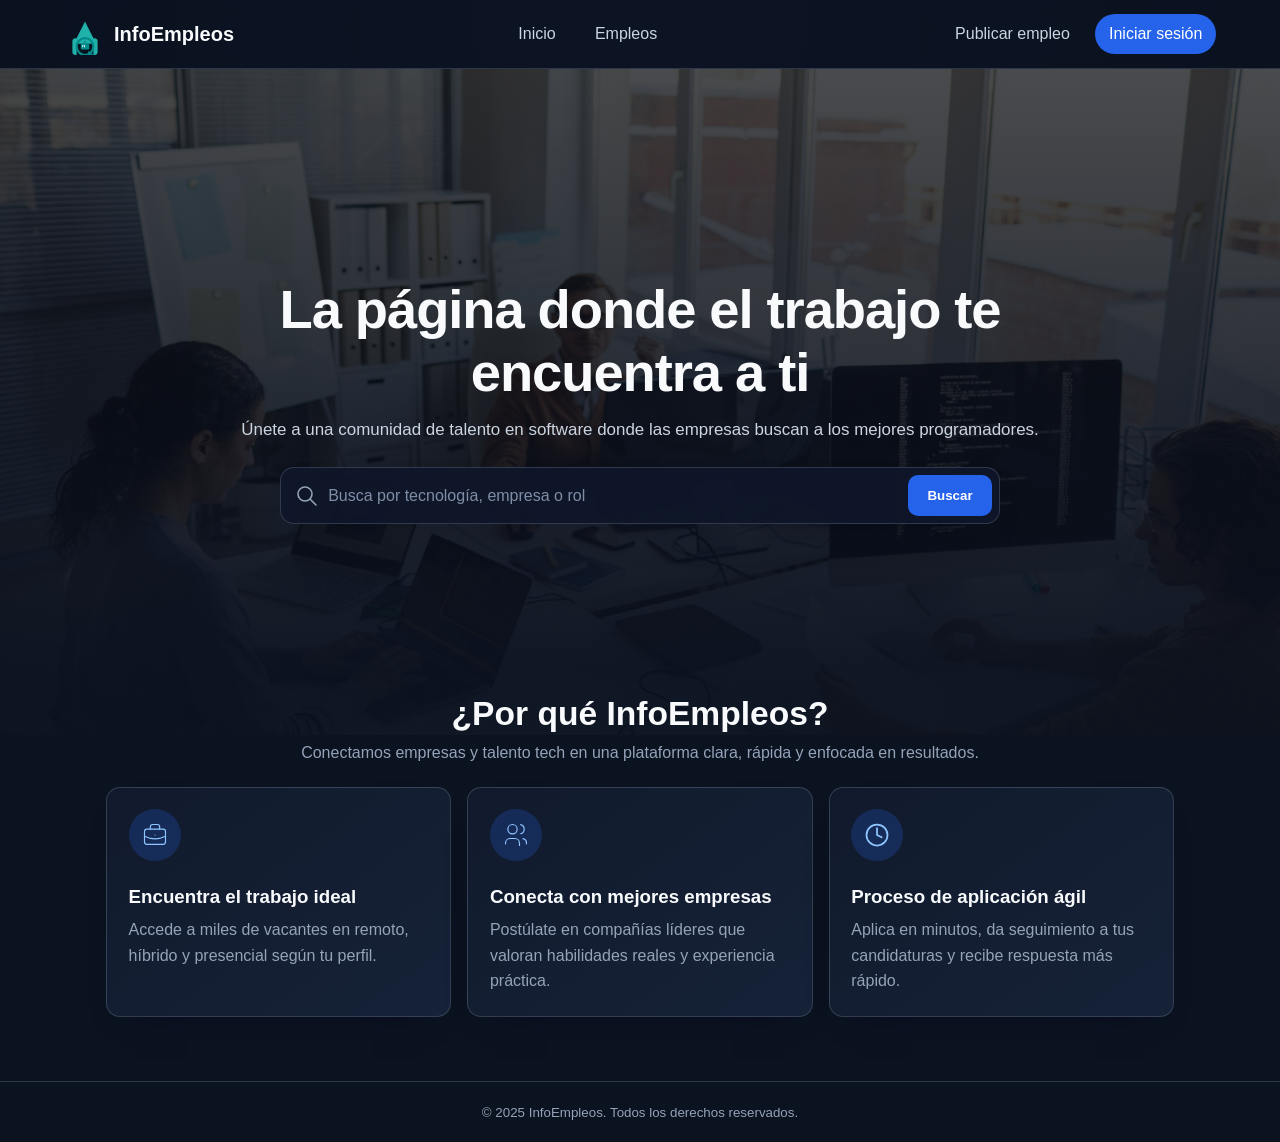
<file: Proyecto pagina/index.html>
<!DOCTYPE html>
<html lang="es">
<head>
  <meta charset="UTF-8" />
  <meta name="viewport" content="width=device-width, initial-scale=1.0" />
  <meta name="description" content="Encuentra las mejores ofertas de trabajo adaptadas a ti" />
  <title>InfoEmpleos - Inicio</title>
  <link rel="stylesheet" href="./style.css" />
</head>
<body>
  <header class="site-header">
    <h2 class="brand">
      <svg width="100" height="100" viewBox="0 0 150 110" fill="none" xmlns="http://www.w3.org/2000/svg" aria-hidden="true">
        <path d="M75 10L115 90H35L75 10Z" fill="#20B2AA"/>
        <path d="M40 70C35 70 30 75 30 80V120C30 125 35 130 40 130H45V70H40Z" fill="#20B2AA"/>
        <path d="M110 70C115 70 120 75 120 80V120C120 125 115 130 110 130H105V70H110Z" fill="#20B2AA"/>
        <circle cx="75" cy="100" r="30" stroke="#008B8B" stroke-width="8"/>
        <rect x="90" y="115" width="35" height="8" rx="4" transform="rotate(45 90 115)" fill="#008B8B"/>
        <rect x="60" y="90" width="30" height="20" rx="3" fill="#008B8B"/>
        <path d="M70 85L80 85C80 82 77 80 75 80C73 80 70 82 70 85Z" fill="#008B8B"/>
        <path d="M65 95L65 102L68 102L68 97L72 97L72 102L75 102L75 95L65 95Z" fill="white"/>
      </svg>
      InfoEmpleos
    </h2>

    <nav>
      <a href="index.html">Inicio</a>
      <a href="empleos.html">Empleos</a>
    </nav>

    <div class="header-actions">
      <a href="">Publicar empleo</a>
      <a href="">Iniciar sesión</a>
    </div>
  </header>

  <main>
    <section class="hero">
      <img src="./vista-angulo-alto-equipo-desarrollo-software-diverso-que-usa-computadoras-escribe-codigo-mientras-colabora-proyecto-oficina-moderna-espacio-copia.jpg" alt="Equipo de desarrollo de software trabajando en oficina" />
      <div class="hero-content">
        <h1>La página donde el trabajo te encuentra a ti</h1>
        <p>Únete a una comunidad de talento en software donde las empresas buscan a los mejores programadores.</p>
        <form role="search" aria-label="Buscar empleos o empresas">
          <div class="search-box">
            <span aria-hidden="true">
              <svg xmlns="http://www.w3.org/2000/svg" width="24" height="24" viewBox="0 0 24 24" fill="none" stroke="currentColor" stroke-width="1.6" stroke-linecap="round" stroke-linejoin="round"><path stroke="none" d="M0 0h24v24H0z" fill="none"/><path d="M10 10m-7 0a7 7 0 1 0 14 0a7 7 0 1 0 -14 0" /><path d="M21 21l-6 -6" /></svg>
            </span>
            <input type="text" placeholder="Busca por tecnología, empresa o rol" />
            <button type="submit">Buscar</button>
          </div>
        </form>
      </div>
    </section>

    <section class="features">
      <header>
        <h2>¿Por qué InfoEmpleos?</h2>
        <p>Conectamos empresas y talento tech en una plataforma clara, rápida y enfocada en resultados.</p>
      </header>

      <div class="feature-grid">
        <article>
          <svg xmlns="http://www.w3.org/2000/svg" width="24" height="24" viewBox="0 0 24 24" fill="none" stroke="currentColor" stroke-width="1" stroke-linecap="round" stroke-linejoin="round"><path stroke="none" d="M0 0h24v24H0z" fill="none"/><path d="M3 7m0 2a2 2 0 0 1 2 -2h14a2 2 0 0 1 2 2v9a2 2 0 0 1 -2 2h-14a2 2 0 0 1 -2 -2z" /><path d="M8 7v-2a2 2 0 0 1 2 -2h4a2 2 0 0 1 2 2v2" /><path d="M12 12l0 .01" /><path d="M3 13a20 20 0 0 0 18 0" /></svg>
          <h3>Encuentra el trabajo ideal</h3>
          <p>Accede a miles de vacantes en remoto, híbrido y presencial según tu perfil.</p>
        </article>

        <article>
          <svg xmlns="http://www.w3.org/2000/svg" width="24" height="24" viewBox="0 0 24 24" fill="none" stroke="currentColor" stroke-width="1" stroke-linecap="round" stroke-linejoin="round"><path stroke="none" d="M0 0h24v24H0z" fill="none"/><path d="M9 7m-4 0a4 4 0 1 0 8 0a4 4 0 1 0 -8 0" /><path d="M3 21v-2a4 4 0 0 1 4 -4h4a4 4 0 0 1 4 4v2" /><path d="M16 3.13a4 4 0 0 1 0 7.75" /><path d="M21 21v-2a4 4 0 0 0 -3 -3.85" /></svg>
          <h3>Conecta con mejores empresas</h3>
          <p>Postúlate en compañías líderes que valoran habilidades reales y experiencia práctica.</p>
        </article>

        <article>
          <svg xmlns="http://www.w3.org/2000/svg" width="24" height="24" viewBox="0 0 24 24" fill="none" stroke="currentColor" stroke-width="1.5" stroke-linecap="round" stroke-linejoin="round"><path d="M12 6v6l4 2"/><circle cx="12" cy="12" r="9"/></svg>
          <h3>Proceso de aplicación ágil</h3>
          <p>Aplica en minutos, da seguimiento a tus candidaturas y recibe respuesta más rápido.</p>
        </article>
      </div>
    </section>
  </main>

  <footer class="site-footer">
    <small>&copy; 2025 InfoEmpleos. Todos los derechos reservados.</small>
  </footer>
</body>
</html>
</file>
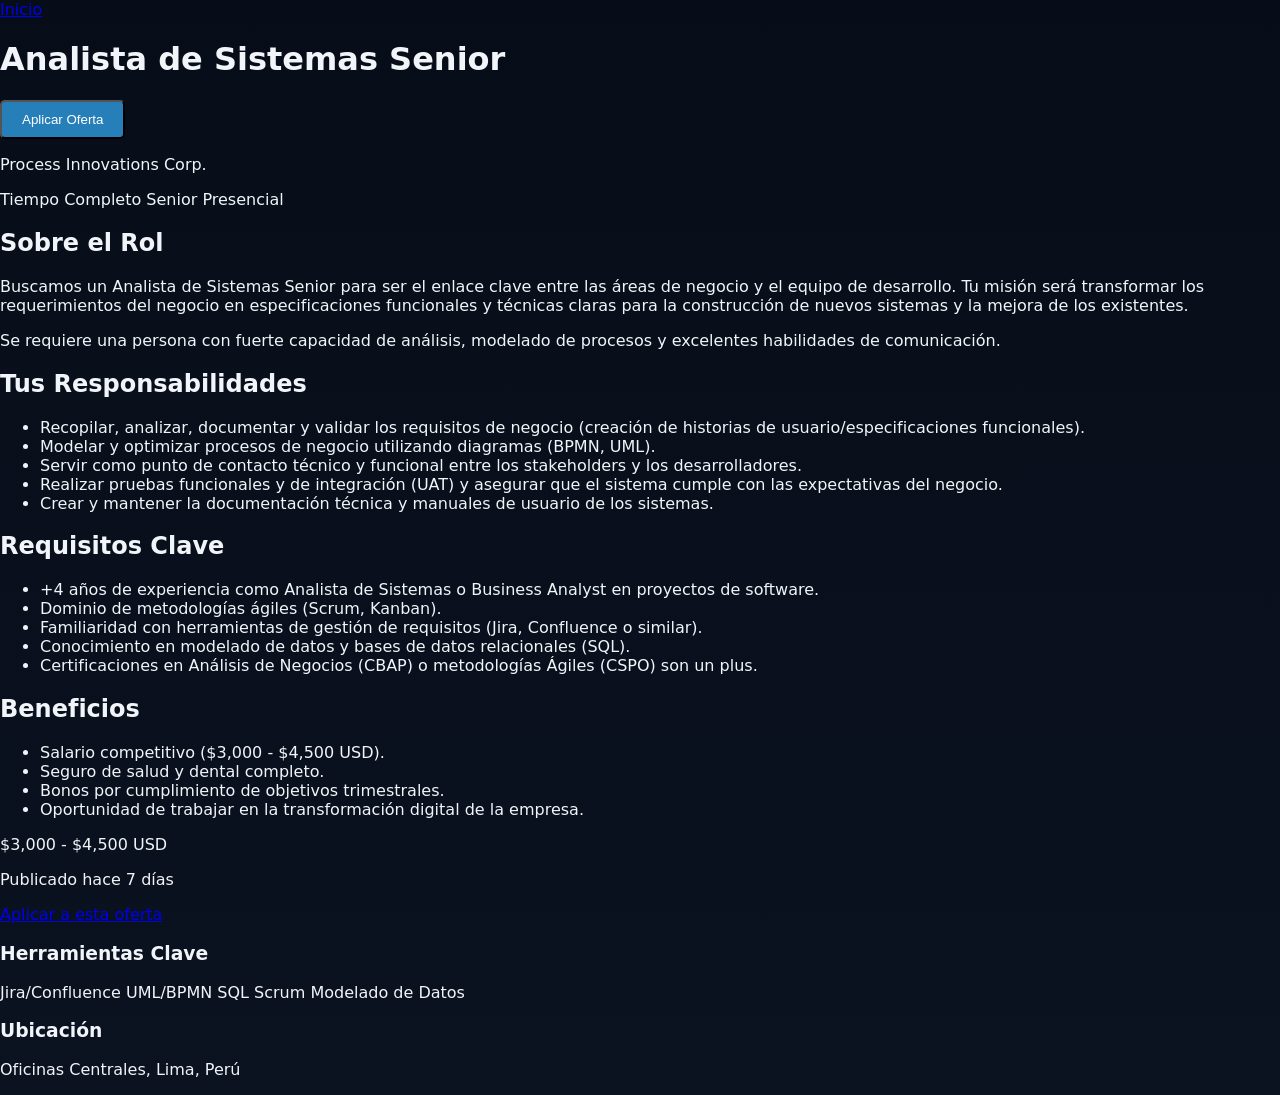
<file: Proyecto pagina/Analista de Sistemas.html>
<!DOCTYPE html>
<html lang="es">
<head>
    <meta charset="UTF-8">
    <meta name="viewport" content="width=device-width, initial-scale=1.0">
    <title>Oferta Laboral: Analista de Sistemas Senior</title>
    <nav>
        <a href= "index.html">Inicio</a>
    </nav>
    <link rel = "stylesheet" href="./style2.css"/>
    <script defer src="./script.js"></script>
</head>
<body>

    <div class="container">
        
        <header class="job-header-full">
            <div class="header-content">
                <h1>Analista de Sistemas Senior</h1>
                <button class="button-apply-job" style="background-color: #267fb9; color: white; padding: 10px 20px; border-radius: 5px;"> Aplicar Oferta</button>
                <p class="company-name">Process Innovations Corp.</p>
                <div class="tags">
                    <span class="tag">Tiempo Completo</span>
                    <span class="tag">Senior</span>
                    <span class="tag">Presencial</span>
                </div>
            </div>
        </header>

        <div class="two-column-layout"> 
            
            <main class="job-description-main">
                
                <section class="section-role">
                    <h2>Sobre el Rol</h2>
                    <p>Buscamos un Analista de Sistemas Senior para ser el enlace clave entre las áreas de negocio y el equipo de desarrollo. Tu misión será transformar los requerimientos del negocio en especificaciones funcionales y técnicas claras para la construcción de nuevos sistemas y la mejora de los existentes.</p>
                    <p>Se requiere una persona con fuerte capacidad de análisis, modelado de procesos y excelentes habilidades de comunicación.</p>
                </section>

                <section class="section-responsibilities">
                    <h2>Tus Responsabilidades</h2>
                    <ul>
                        <li>Recopilar, analizar, documentar y validar los requisitos de negocio (creación de historias de usuario/especificaciones funcionales).</li>
                        <li>Modelar y optimizar procesos de negocio utilizando diagramas (BPMN, UML).</li>
                        <li>Servir como punto de contacto técnico y funcional entre los stakeholders y los desarrolladores.</li>
                        <li>Realizar pruebas funcionales y de integración (UAT) y asegurar que el sistema cumple con las expectativas del negocio.</li>
                        <li>Crear y mantener la documentación técnica y manuales de usuario de los sistemas.</li>
                    </ul>
                </section>

                <section class="section-requirements">
                    <h2>Requisitos Clave</h2>
                    <ul>
                        <li>+4 años de experiencia como Analista de Sistemas o Business Analyst en proyectos de software.</li>
                        <li>Dominio de metodologías ágiles (Scrum, Kanban).</li>
                        <li>Familiaridad con herramientas de gestión de requisitos (Jira, Confluence o similar).</li>
                        <li>Conocimiento en modelado de datos y bases de datos relacionales (SQL).</li>
                        <li>Certificaciones en Análisis de Negocios (CBAP) o metodologías Ágiles (CSPO) son un plus.</li>
                    </ul>
                </section>

                <section class="section-benefits">
                    <h2>Beneficios</h2>
                    <ul>
                        <li>Salario competitivo ($3,000 - $4,500 USD).</li>
                        <li>Seguro de salud y dental completo.</li>
                        <li>Bonos por cumplimiento de objetivos trimestrales.</li>
                        <li>Oportunidad de trabajar en la transformación digital de la empresa.</li>
                    </ul>
                </section>

            </main>

            <aside class="job-sidebar-action">
                
                <div class="card-apply">
                    <p class="salary-range">$3,000 - $4,500 USD</p>
                    <p class="posted-date">Publicado hace 7 días</p>
                    
                    <a href="/aplicar" class="btn-apply-main">Aplicar a esta oferta</a>
                </div>

                <div class="card-tech-stack">
                    <h3>Herramientas Clave</h3>
                    <div class="tech-stack-list">
                        <span class="tech-pill">Jira/Confluence</span>
                        <span class="tech-pill">UML/BPMN</span>
                        <span class="tech-pill">SQL</span>
                        <span class="tech-pill">Scrum</span>
                        <span class="tech-pill">Modelado de Datos</span>
                    </div>
                </div>

                <div class="card-location">
                    <h3>Ubicación</h3>
                    <p>Oficinas Centrales, Lima, Perú</p>
                </div>

            </aside>
            
        </div> </div> </body>
</html>
</file>
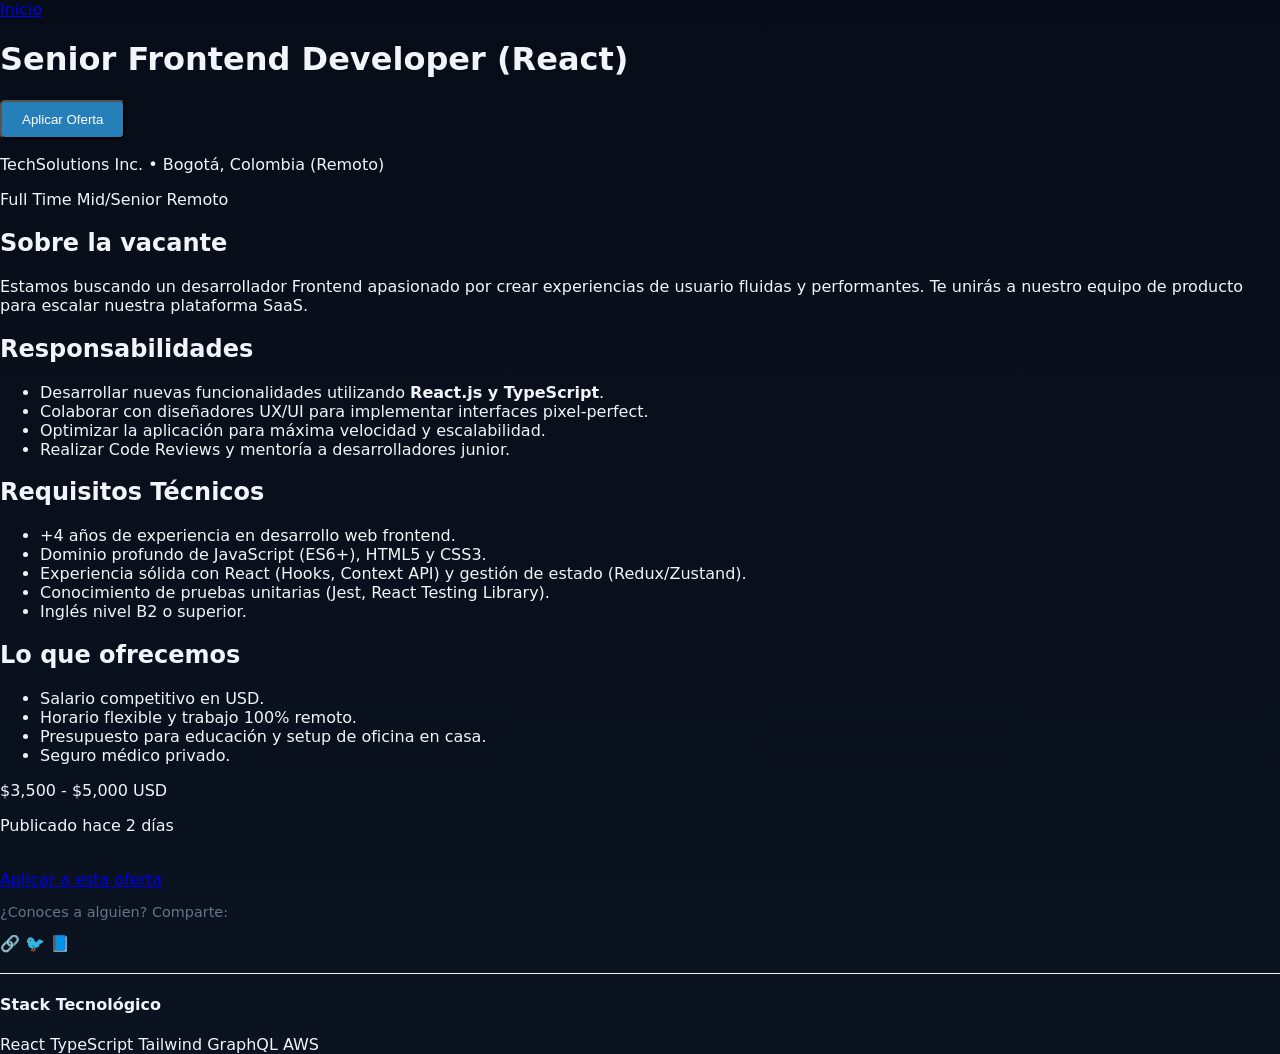
<file: Proyecto pagina/Desarrollador de Software.html>
<!DOCTYPE html>
<html lang="es">
<head>
    <meta charset="UTF-8">
    <meta name="viewport" content="width=device-width, initial-scale=1.0">
    <title>Oferta: Senior Frontend Developer</title>
    <nav>
        <a href= "index.html">Inicio</a>
        
    </nav>
    <link rel = "stylesheet" href="./style2.css"/>
<script defer src="./script.js"></script>
    
   
</head>
<body>

    <div class="container">
        
        <header class="job-header">
            <div class="header-content">
                <h1>Senior Frontend Developer (React)</h1>
                <button class="button-apply-job" style="background-color: #267fb9; color: white; padding: 10px 20px; border-radius: 5px;"> Aplicar Oferta</button>
 
                <p class="company-name">TechSolutions Inc. &bull; Bogotá, Colombia (Remoto)</p>
                <div class="tags">
                    <span class="tag">Full Time</span>
                    <span class="tag">Mid/Senior</span>
                    <span class="tag">Remoto</span>
                </div>
            </div>
            </header>

 
        <main class="job-description">
            <h2>Sobre la vacante</h2>
            <p>Estamos buscando un desarrollador Frontend apasionado por crear experiencias de usuario fluidas y performantes. Te unirás a nuestro equipo de producto para escalar nuestra plataforma SaaS.</p>

            <h2>Responsabilidades</h2>
            <ul>
                <li>Desarrollar nuevas funcionalidades utilizando <strong>React.js y TypeScript</strong>.</li>
                <li>Colaborar con diseñadores UX/UI para implementar interfaces pixel-perfect.</li>
                <li>Optimizar la aplicación para máxima velocidad y escalabilidad.</li>
                <li>Realizar Code Reviews y mentoría a desarrolladores junior.</li>
            </ul>

            <h2>Requisitos Técnicos</h2>
            <ul>
                <li>+4 años de experiencia en desarrollo web frontend.</li>
                <li>Dominio profundo de JavaScript (ES6+), HTML5 y CSS3.</li>
                <li>Experiencia sólida con React (Hooks, Context API) y gestión de estado (Redux/Zustand).</li>
                <li>Conocimiento de pruebas unitarias (Jest, React Testing Library).</li>
                <li>Inglés nivel B2 o superior.</li>
            </ul>

            <h2>Lo que ofrecemos</h2>
            <ul>
                <li>Salario competitivo en USD.</li>
                <li>Horario flexible y trabajo 100% remoto.</li>
                <li>Presupuesto para educación y setup de oficina en casa.</li>
                <li>Seguro médico privado.</li>
            </ul>
        </main>

        <aside class="sidebar">
            <div class="apply-card">
                <div class="salary-range">$3,500 - $5,000 USD</div>
                <p class="posted-date">Publicado hace 2 días</p>
                <br>
                <a href="#" class="btn-apply">Aplicar a esta oferta</a>
                <p style="font-size: 0.9rem; color: #64748b;">¿Conoces a alguien? Comparte:</p>
                <div style="margin-top:10px;">🔗 🐦 📘</div>

                <hr style="margin: 20px 0; border: 0; border-top: 1px solid #eee;">
                
                <h4>Stack Tecnológico</h4>
                <div class="tech-stack">
                    <span class="tech-pill">React</span>
                    <span class="tech-pill">TypeScript</span>
                    <span class="tech-pill">Tailwind</span>
                    <span class="tech-pill">GraphQL</span>
                    <span class="tech-pill">AWS</span>
                </div>
            </div>
        </aside>

    </div>

</body>
</html>
</file>
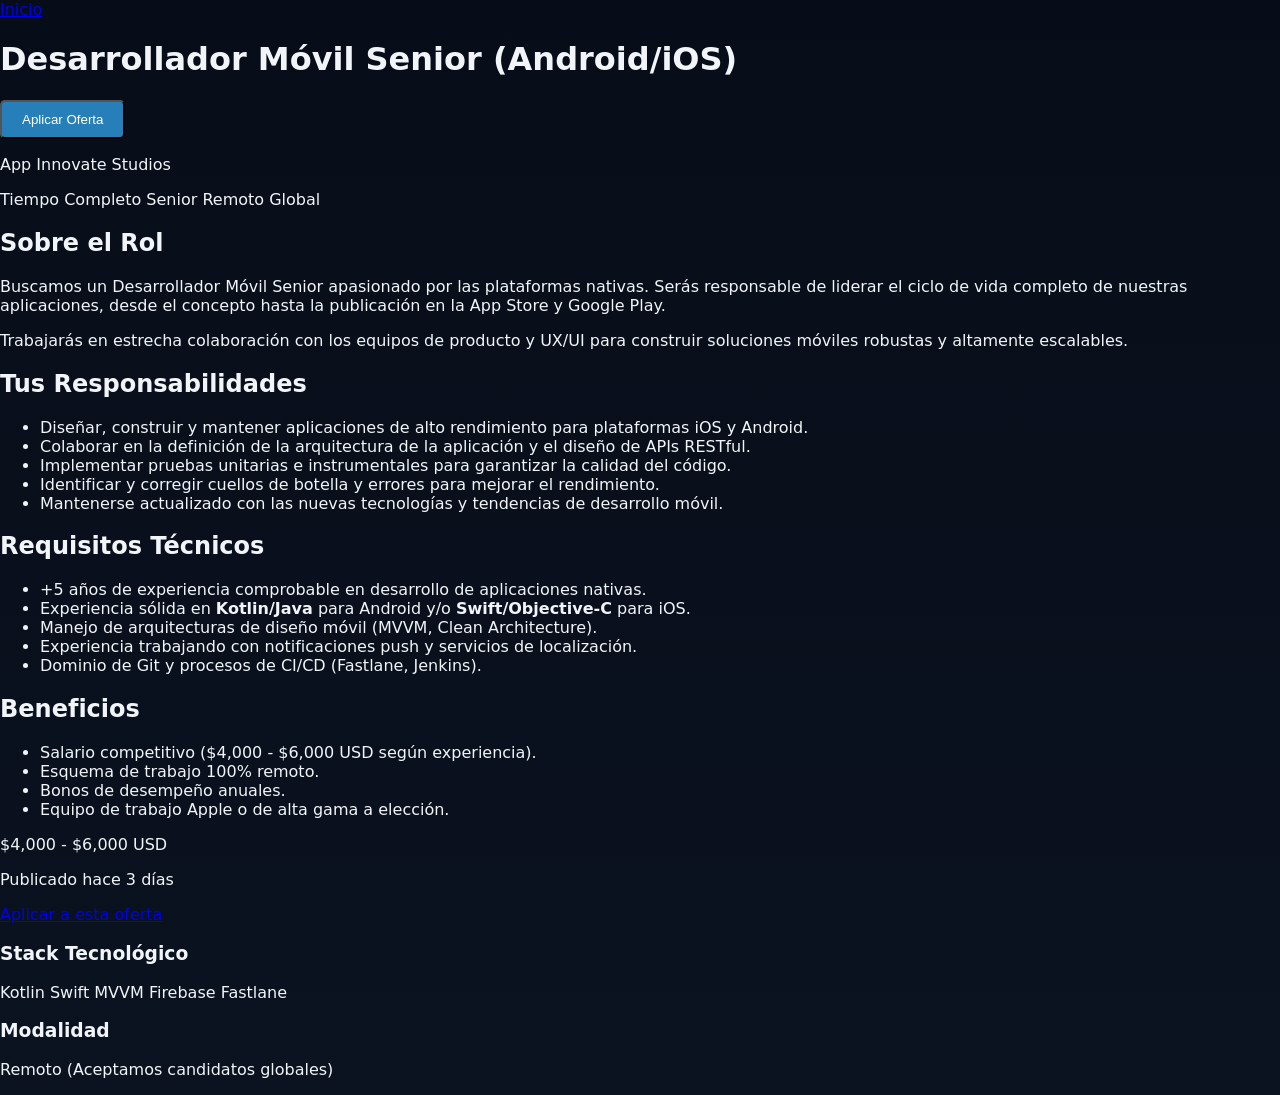
<file: Proyecto pagina/Desarrollador Movil.html>
<!DOCTYPE html>
<html lang="es">
<head>
    <meta charset="UTF-8">
    <meta name="viewport" content="width=device-width, initial-scale=1.0">
    <title>Oferta Laboral: Desarrollador Móvil Senior</title>
    <nav>
        <a href= "index.html">Inicio</a>
    </nav>
    <link rel = "stylesheet" href="./style2.css"/>
    <script defer src="./script.js"></script>
</head>
<body>

    <div class="container">
        
        <header class="job-header-full">
            <div class="header-content">
                <h1>Desarrollador Móvil Senior (Android/iOS)</h1>
                <button class="button-apply-job" style="background-color: #267fb9; color: white; padding: 10px 20px; border-radius: 5px;"> Aplicar Oferta</button>
                <p class="company-name">App Innovate Studios</p>
                <div class="tags">
                    <span class="tag">Tiempo Completo</span>
                    <span class="tag">Senior</span>
                    <span class="tag">Remoto Global</span>
                </div>
            </div>
        </header>

        <div class="two-column-layout"> 
            
            <main class="job-description-main">
                
                <section class="section-role">
                    <h2>Sobre el Rol</h2>
                    <p>Buscamos un Desarrollador Móvil Senior apasionado por las plataformas nativas. Serás responsable de liderar el ciclo de vida completo de nuestras aplicaciones, desde el concepto hasta la publicación en la App Store y Google Play.</p>
                    <p>Trabajarás en estrecha colaboración con los equipos de producto y UX/UI para construir soluciones móviles robustas y altamente escalables.</p>
                </section>

                <section class="section-responsibilities">
                    <h2>Tus Responsabilidades</h2>
                    <ul>
                        <li>Diseñar, construir y mantener aplicaciones de alto rendimiento para plataformas iOS y Android.</li>
                        <li>Colaborar en la definición de la arquitectura de la aplicación y el diseño de APIs RESTful.</li>
                        <li>Implementar pruebas unitarias e instrumentales para garantizar la calidad del código.</li>
                        <li>Identificar y corregir cuellos de botella y errores para mejorar el rendimiento.</li>
                        <li>Mantenerse actualizado con las nuevas tecnologías y tendencias de desarrollo móvil.</li>
                    </ul>
                </section>

                <section class="section-requirements">
                    <h2>Requisitos Técnicos</h2>
                    <ul>
                        <li>+5 años de experiencia comprobable en desarrollo de aplicaciones nativas.</li>
                        <li>Experiencia sólida en <strong>Kotlin/Java</strong> para Android y/o <strong>Swift/Objective-C</strong> para iOS.</li>
                        <li>Manejo de arquitecturas de diseño móvil (MVVM, Clean Architecture).</li>
                        <li>Experiencia trabajando con notificaciones push y servicios de localización.</li>
                        <li>Dominio de Git y procesos de CI/CD (Fastlane, Jenkins).</li>
                    </ul>
                </section>

                <section class="section-benefits">
                    <h2>Beneficios</h2>
                    <ul>
                        <li>Salario competitivo ($4,000 - $6,000 USD según experiencia).</li>
                        <li>Esquema de trabajo 100% remoto.</li>
                        <li>Bonos de desempeño anuales.</li>
                        <li>Equipo de trabajo Apple o de alta gama a elección.</li>
                    </ul>
                </section>

            </main>

            <aside class="job-sidebar-action">
                
                <div class="card-apply">
                    <p class="salary-range">$4,000 - $6,000 USD</p>
                    <p class="posted-date">Publicado hace 3 días</p>
                    
                    <a href="/aplicar" class="btn-apply-main">Aplicar a esta oferta</a>
                </div>

                <div class="card-tech-stack">
                    <h3>Stack Tecnológico</h3>
                    <div class="tech-stack-list">
                        <span class="tech-pill">Kotlin</span>
                        <span class="tech-pill">Swift</span>
                        <span class="tech-pill">MVVM</span>
                        <span class="tech-pill">Firebase</span>
                        <span class="tech-pill">Fastlane</span>
                    </div>
                </div>

                <div class="card-location">
                    <h3>Modalidad</h3>
                    <p>Remoto (Aceptamos candidatos globales)</p>
                </div>

            </aside>
            
        </div> </div> </body>
</html>
</file>
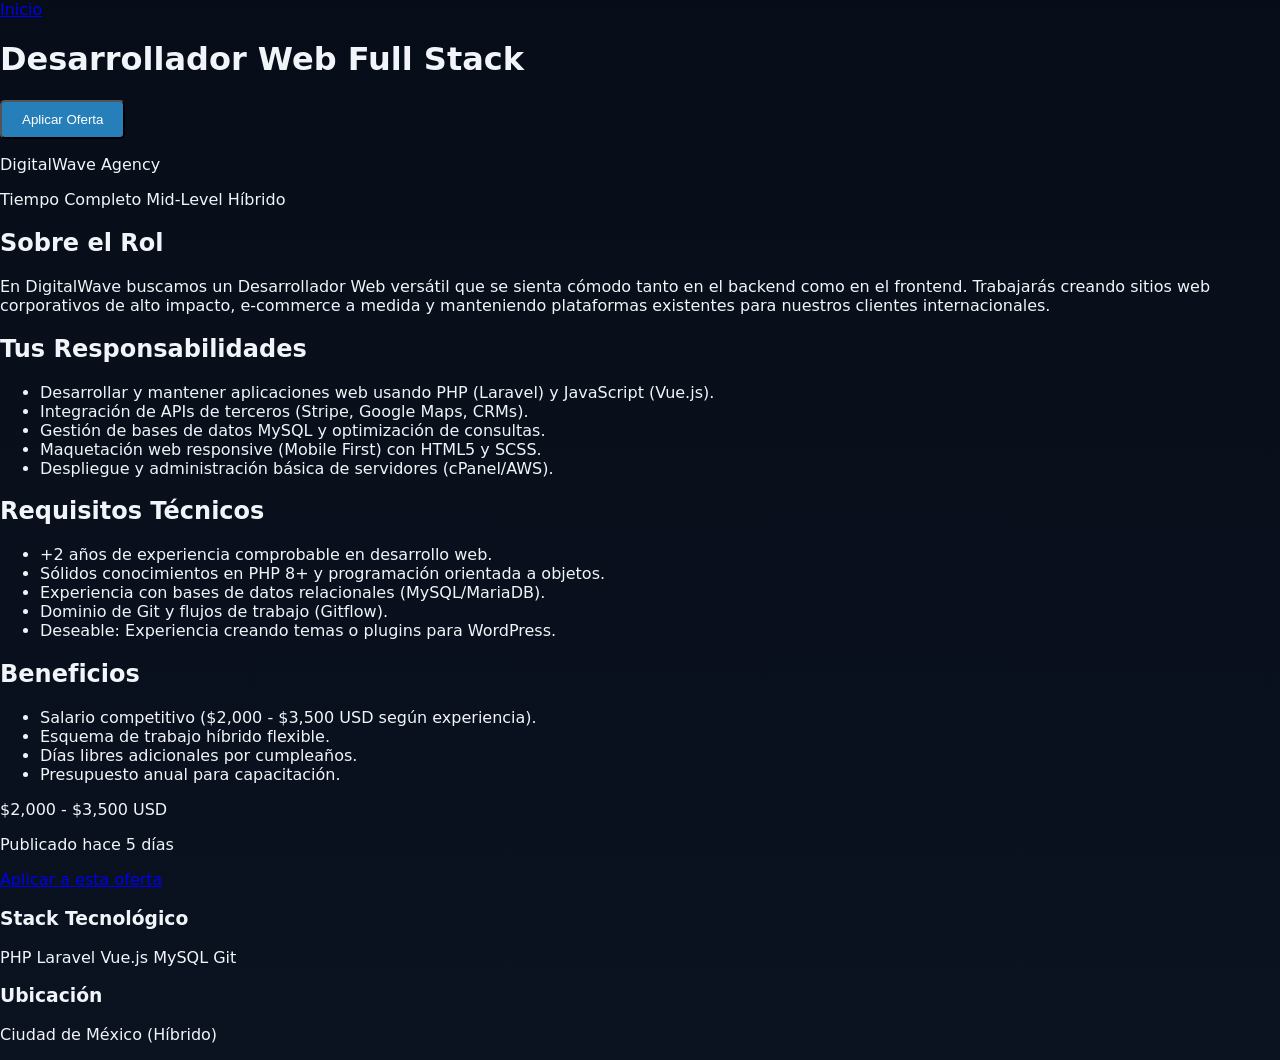
<file: Proyecto pagina/Desarrollador Web.html>
<!DOCTYPE html>
<html lang="es">
<head>
    <meta charset="UTF-8">
    <meta name="viewport" content="width=device-width, initial-scale=1.0">
    <title>Oferta Laboral: Desarrollador Web Full Stack</title>
    <nav>
        <a href= "index.html">Inicio</a>
        
    </nav>
    <link rel = "stylesheet" href="./style2.css"/>
<script defer src="./script.js"></script>
</head>
<body>

    <div class="container">
        
        <header class="job-header-full">
            <div class="header-content">
                <h1>Desarrollador Web Full Stack</h1>
                <button class="button-apply-job" style="background-color: #267fb9; color: white; padding: 10px 20px; border-radius: 5px;"> Aplicar Oferta</button>
                <p class="company-name">DigitalWave Agency</p>
                <div class="tags">
                    <span class="tag">Tiempo Completo</span>
                    <span class="tag">Mid-Level</span>
                    <span class="tag">Híbrido</span>
                </div>
            </div>
            </header>

        <div class="two-column-layout"> 
            
            <main class="job-description-main">
                
                <section class="section-role">
                    <h2>Sobre el Rol</h2>
                    <p>En DigitalWave buscamos un Desarrollador Web versátil que se sienta cómodo tanto en el backend como en el frontend. Trabajarás creando sitios web corporativos de alto impacto, e-commerce a medida y manteniendo plataformas existentes para nuestros clientes internacionales.</p>
                </section>

                <section class="section-responsibilities">
                    <h2>Tus Responsabilidades</h2>
                    <ul>
                        <li>Desarrollar y mantener aplicaciones web usando PHP (Laravel) y JavaScript (Vue.js).</li>
                        <li>Integración de APIs de terceros (Stripe, Google Maps, CRMs).</li>
                        <li>Gestión de bases de datos MySQL y optimización de consultas.</li>
                        <li>Maquetación web responsive (Mobile First) con HTML5 y SCSS.</li>
                        <li>Despliegue y administración básica de servidores (cPanel/AWS).</li>
                    </ul>
                </section>

                <section class="section-requirements">
                    <h2>Requisitos Técnicos</h2>
                    <ul>
                        <li>+2 años de experiencia comprobable en desarrollo web.</li>
                        <li>Sólidos conocimientos en PHP 8+ y programación orientada a objetos.</li>
                        <li>Experiencia con bases de datos relacionales (MySQL/MariaDB).</li>
                        <li>Dominio de Git y flujos de trabajo (Gitflow).</li>
                        <li>Deseable: Experiencia creando temas o plugins para WordPress.</li>
                    </ul>
                </section>

                <section class="section-benefits">
                    <h2>Beneficios</h2>
                    <ul>
                        <li>Salario competitivo ($2,000 - $3,500 USD según experiencia).</li>
                        <li>Esquema de trabajo híbrido flexible.</li>
                        <li>Días libres adicionales por cumpleaños.</li>
                        <li>Presupuesto anual para capacitación.</li>
                    </ul>
                </section>

            </main>

            <aside class="job-sidebar-action">
                
                <div class="card-apply">
                    <p class="salary-range">$2,000 - $3,500 USD</p>
                    <p class="posted-date">Publicado hace 5 días</p>
                    
                    <a href="/aplicar" class="btn-apply-main">Aplicar a esta oferta</a>
                </div>

                <div class="card-tech-stack">
                    <h3>Stack Tecnológico</h3>
                    <div class="tech-stack-list">
                        <span class="tech-pill">PHP</span>
                        <span class="tech-pill">Laravel</span>
                        <span class="tech-pill">Vue.js</span>
                        <span class="tech-pill">MySQL</span>
                        <span class="tech-pill">Git</span>
                    </div>
                </div>

                <div class="card-location">
                    <h3>Ubicación</h3>
                    <p>Ciudad de México (Híbrido)</p>
                    </div>

            </aside>
            
        </div> </div> </body>
</html>
</file>
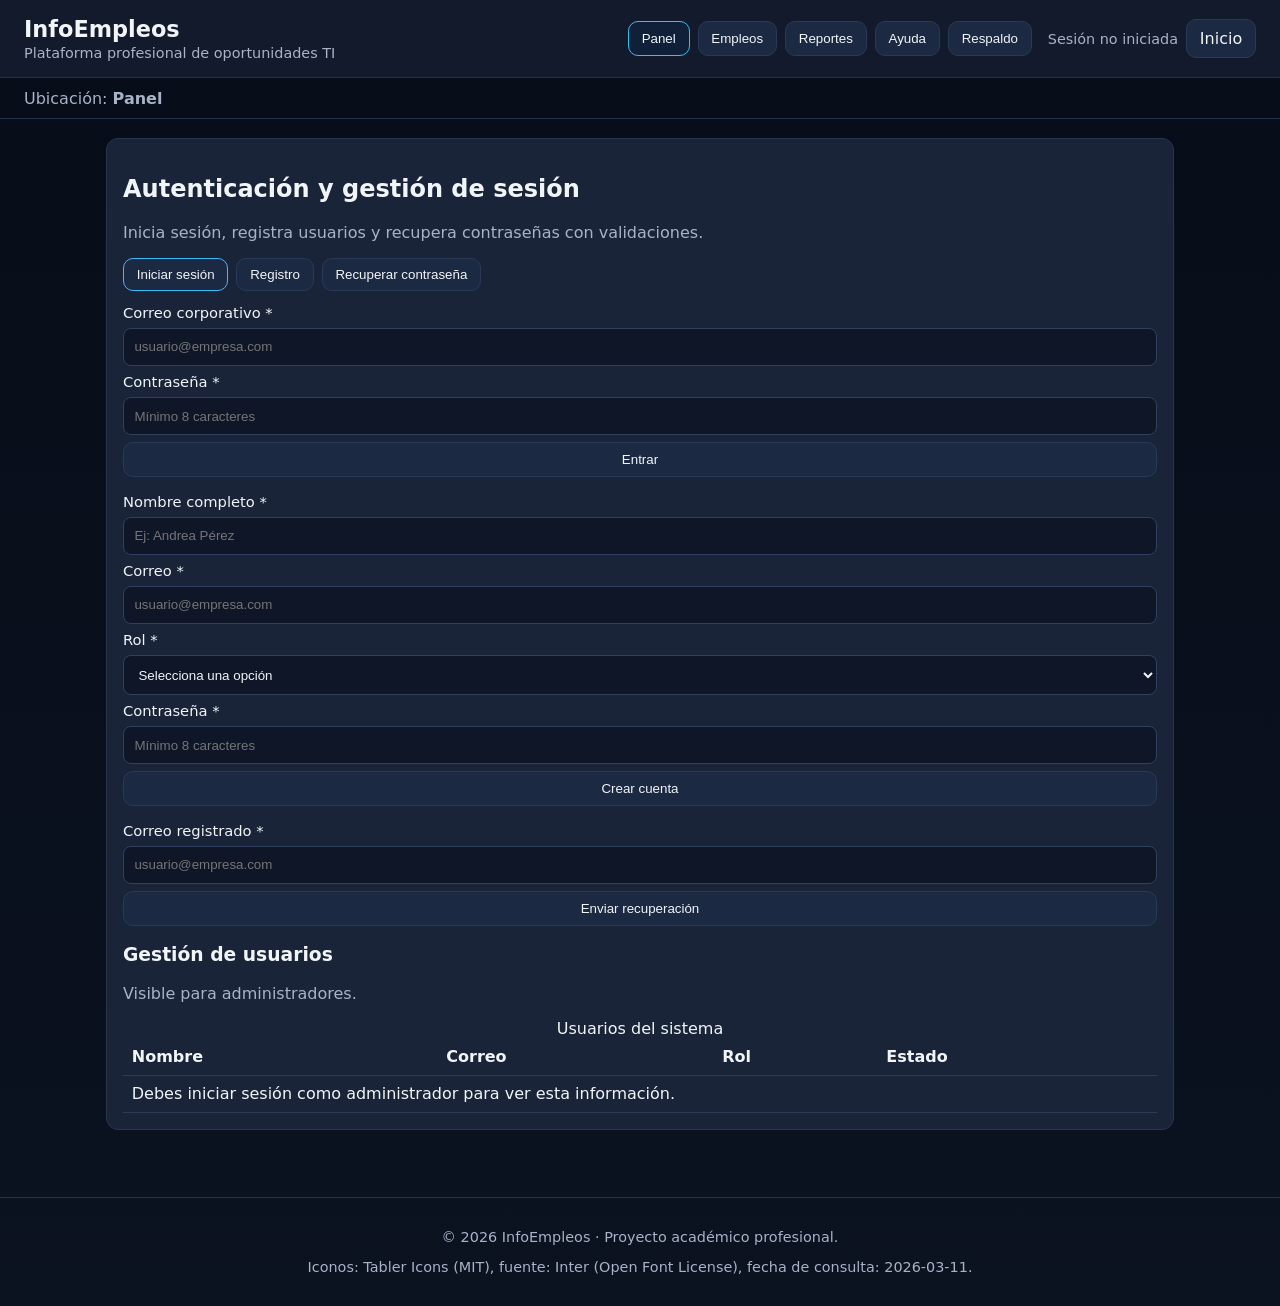
<file: Proyecto pagina/empleos.html>
<!DOCTYPE html>
<html lang="es">
<head>
  <meta charset="UTF-8">
  <meta name="viewport" content="width=device-width, initial-scale=1.0">
  <meta name="description" content="Portal profesional de empleos de tecnología con autenticación, búsqueda, reportes y respaldo.">
  <title>InfoEmpleos | Panel profesional</title>
  <link rel="stylesheet" href="./style2.css">
  <script defer src="./script.js"></script>
</head>
<body>
  <a class="skip-link" href="#contenido-principal">Saltar al contenido principal</a>

  <header class="app-header" role="banner">
    <div class="brand-wrap">
      <h1 class="brand-title">InfoEmpleos</h1>
      <p class="brand-subtitle">Plataforma profesional de oportunidades TI</p>
    </div>

    <nav aria-label="Navegación principal" class="main-nav">
      <button type="button" data-section="panel" class="nav-link is-active">Panel</button>
      <button type="button" data-section="empleos" class="nav-link">Empleos</button>
      <button type="button" data-section="reportes" class="nav-link">Reportes</button>
      <button type="button" data-section="ayuda" class="nav-link">Ayuda</button>
      <button type="button" data-section="respaldo" class="nav-link">Respaldo</button>
    </nav>

    <div class="session-tools">
      <span id="session-info" aria-live="polite">Sesión no iniciada</span>
      <button id="logout-btn" type="button" class="ghost-btn" hidden>Cerrar sesión</button>
      <a href="./index.html" class="ghost-btn">Inicio</a>
    </div>
  </header>

  <div class="breadcrumb" aria-label="Ubicación actual">
    <span>Ubicación:</span>
    <strong id="current-location">Panel</strong>
  </div>

  <main id="contenido-principal" class="main-layout">
    <section id="mensajes-sistema" class="toast-region" aria-live="assertive" aria-atomic="true"></section>

    <section class="card auth-card" id="panel">
      <h2>Autenticación y gestión de sesión</h2>
      <p class="muted">Inicia sesión, registra usuarios y recupera contraseñas con validaciones.</p>

      <div class="auth-tabs" role="tablist" aria-label="Opciones de autenticación">
        <button type="button" class="tab-btn is-active" data-auth-view="login" role="tab" aria-selected="true">Iniciar sesión</button>
        <button type="button" class="tab-btn" data-auth-view="registro" role="tab" aria-selected="false">Registro</button>
        <button type="button" class="tab-btn" data-auth-view="recuperar" role="tab" aria-selected="false">Recuperar contraseña</button>
      </div>

      <form id="login-form" class="auth-form" novalidate>
        <label for="login-email">Correo corporativo *</label>
        <input id="login-email" name="email" type="email" required autocomplete="email" placeholder="usuario@empresa.com">
        <label for="login-password">Contraseña *</label>
        <input id="login-password" name="password" type="password" required minlength="8" autocomplete="current-password" placeholder="Mínimo 8 caracteres">
        <button type="submit" class="primary-btn">Entrar</button>
      </form>

      <form id="registro-form" class="auth-form hidden" novalidate>
        <label for="register-name">Nombre completo *</label>
        <input id="register-name" name="name" type="text" required minlength="3" placeholder="Ej: Andrea Pérez">
        <label for="register-email">Correo *</label>
        <input id="register-email" name="email" type="email" required placeholder="usuario@empresa.com">
        <label for="register-role">Rol *</label>
        <select id="register-role" name="role" required>
          <option value="">Selecciona una opción</option>
          <option value="candidato">Candidato</option>
          <option value="reclutador">Reclutador</option>
          <option value="admin">Administrador</option>
        </select>
        <label for="register-password">Contraseña *</label>
        <input id="register-password" name="password" type="password" required minlength="8" placeholder="Mínimo 8 caracteres">
        <button type="submit" class="primary-btn">Crear cuenta</button>
      </form>

      <form id="recuperar-form" class="auth-form hidden" novalidate>
        <label for="recover-email">Correo registrado *</label>
        <input id="recover-email" name="email" type="email" required placeholder="usuario@empresa.com">
        <button type="submit" class="primary-btn">Enviar recuperación</button>
      </form>

      <div class="user-management">
        <h3>Gestión de usuarios</h3>
        <p class="muted">Visible para administradores.</p>
        <div class="table-wrap">
          <table>
            <caption>Usuarios del sistema</caption>
            <thead>
              <tr>
                <th scope="col">Nombre</th>
                <th scope="col">Correo</th>
                <th scope="col">Rol</th>
                <th scope="col">Estado</th>
              </tr>
            </thead>
            <tbody id="users-table-body"></tbody>
          </table>
        </div>
      </div>
    </section>

    <section id="empleos" class="card hidden">
      <h2>Módulo de empleos</h2>
      <form id="empleos-search-form" class="filters" role="search" novalidate>
        <label for="search-input">Buscar vacantes *</label>
        <input id="search-input" type="text" required placeholder="Ej: Frontend, DevOps, QA">

        <label for="location-filter">Ubicación</label>
        <select id="location-filter">
          <option value="">Todas</option>
          <option value="Remoto">Remoto</option>
          <option value="Híbrido">Híbrido</option>
          <option value="Bogotá">Bogotá</option>
          <option value="Medellín">Medellín</option>
        </select>

        <label for="type-filter">Tipo</label>
        <select id="type-filter">
          <option value="">Todos</option>
          <option value="Tiempo completo">Tiempo completo</option>
          <option value="Medio tiempo">Medio tiempo</option>
          <option value="Freelance">Freelance</option>
        </select>

        <button type="submit" class="primary-btn">Buscar</button>
      </form>

      <p id="result-count" class="muted" aria-live="polite"></p>
      <div id="jobs-list" class="jobs-grid"></div>
    </section>

    <section id="reportes" class="card hidden">
      <h2>Reportes del sistema</h2>
      <div class="stats-grid" id="stats-grid"></div>
      <button id="export-report-btn" type="button" class="primary-btn">Exportar reporte JSON</button>
    </section>

    <section id="ayuda" class="card hidden">
      <h2>Centro de ayuda</h2>
      <details>
        <summary>¿Cómo aplicar a una vacante?</summary>
        <p>Inicia sesión, filtra las vacantes y selecciona <strong>Aplicar</strong>. El sistema confirmará tu postulación.</p>
      </details>
      <details>
        <summary>¿Cómo recuperar mi contraseña?</summary>
        <p>En el módulo de autenticación, abre la pestaña <strong>Recuperar contraseña</strong> e ingresa tu correo.</p>
      </details>
      <details>
        <summary>Buenas prácticas de seguridad</summary>
        <p>Usa contraseñas fuertes, no compartas credenciales y cierra sesión en dispositivos públicos.</p>
      </details>
    </section>

    <section id="respaldo" class="card hidden">
      <h2>Copias de seguridad</h2>
      <p class="muted">Genera y restaura respaldo de datos locales del sistema.</p>
      <div class="backup-actions">
        <button id="backup-btn" type="button" class="primary-btn">Generar copia</button>
        <label for="restore-file" class="primary-btn file-label">Restaurar copia</label>
        <input id="restore-file" type="file" accept="application/json" hidden>
      </div>
    </section>
  </main>

  <footer class="app-footer" role="contentinfo">
    <p>© 2026 InfoEmpleos · Proyecto académico profesional.</p>
    <p>Iconos: Tabler Icons (MIT), fuente: Inter (Open Font License), fecha de consulta: 2026-03-11.</p>
  </footer>
</body>
</html>
</file>
<file: Proyecto pagina/style.css>
* {
  margin: 0;
  padding: 0;
  box-sizing: border-box;
}

:root {
  --primary: #2563eb;
  --primary-dark: #1d4ed8;
  --background: #0b1220;
  --surface: #111a2c;
  --surface-soft: #162238;
  --text-primary: #f8fafc;
  --text-secondary: #cbd5e1;
  --text-muted: #94a3b8;
  --border: rgba(148, 163, 184, 0.25);
  --shadow: rgba(2, 6, 23, 0.55);
}

body {
  font-family: Inter, "Segoe UI", Roboto, sans-serif;
  color: var(--text-primary);
  background: radial-gradient(circle at top, #17233a 0%, var(--background) 45%);
  min-height: 100vh;
  line-height: 1.6;
}

.site-header {
  position: sticky;
  top: 0;
  z-index: 10;
  display: flex;
  align-items: center;
  justify-content: space-between;
  gap: 1rem;
  padding: 0.8rem 5vw;
  border-bottom: 1px solid var(--border);
  backdrop-filter: blur(10px);
  background-color: rgba(11, 18, 32, 0.85);
}

.brand {
  display: flex;
  align-items: center;
  gap: 0.5rem;
  font-size: 1.25rem;
}

.brand svg {
  width: 42px;
  height: 42px;
}

nav,
.header-actions {
  display: flex;
  align-items: center;
  gap: 0.75rem;
}

nav a,
.header-actions a {
  text-decoration: none;
  color: var(--text-secondary);
  font-weight: 500;
  padding: 0.45rem 0.85rem;
  border-radius: 999px;
  transition: all 0.2s ease;
}

nav a:hover,
.header-actions a:hover {
  color: var(--text-primary);
  background: rgba(148, 163, 184, 0.15);
}

.header-actions a:last-child {
  background: var(--primary);
  color: #fff;
}

.header-actions a:last-child:hover {
  background: var(--primary-dark);
}

.hero {
  position: relative;
  min-height: 74vh;
  display: flex;
  align-items: center;
  justify-content: center;
  padding: 3rem 1rem;
  text-align: center;
  overflow: hidden;
}

.hero img {
  position: absolute;
  inset: 0;
  width: 100%;
  height: 100%;
  object-fit: cover;
  filter: brightness(0.35);
}

.hero::after {
  content: "";
  position: absolute;
  inset: 0;
  background: linear-gradient(to bottom, rgba(11, 18, 32, 0.2) 0%, rgba(11, 18, 32, 0.9) 90%);
}

.hero-content {
  position: relative;
  z-index: 1;
  max-width: 900px;
  padding: 2rem;
}

h1 {
  font-size: clamp(2rem, 5vw, 3.4rem);
  line-height: 1.15;
  letter-spacing: -0.02em;
  margin-bottom: 0.75rem;
}

.hero p {
  color: var(--text-secondary);
  margin-bottom: 1.5rem;
  font-size: 1.06rem;
}

form {
  max-width: 720px;
  margin: 0 auto;
}

.search-box {
  display: flex;
  align-items: center;
  gap: 0.6rem;
  background: rgba(15, 23, 42, 0.95);
  border: 1px solid var(--border);
  border-radius: 14px;
  padding: 0.45rem;
  box-shadow: 0 18px 40px -24px var(--shadow);
}

.search-box span {
  color: var(--text-muted);
  display: flex;
  margin-left: 0.4rem;
}

input[type="text"] {
  flex: 1;
  min-width: 0;
  border: none;
  outline: none;
  background: transparent;
  color: var(--text-primary);
  font-size: 1rem;
}

input[type="text"]::placeholder {
  color: #7f8ea7;
}

button {
  border: none;
  border-radius: 10px;
  padding: 0.8rem 1.2rem;
  background: var(--primary);
  color: #fff;
  font-weight: 600;
  cursor: pointer;
}

button:hover {
  background: var(--primary-dark);
}

.features {
  max-width: 1100px;
  margin: -3rem auto 0;
  padding: 0 1rem 4rem;
  position: relative;
  z-index: 1;
}

.features > header {
  text-align: center;
  margin-bottom: 1.3rem;
}

.features h2 {
  font-size: clamp(1.5rem, 3vw, 2.1rem);
}

.features header p {
  color: var(--text-muted);
}

.feature-grid {
  display: grid;
  grid-template-columns: repeat(auto-fit, minmax(220px, 1fr));
  gap: 1rem;
}

article {
  background: linear-gradient(145deg, var(--surface), var(--surface-soft));
  border: 1px solid var(--border);
  border-radius: 14px;
  padding: 1.35rem;
  box-shadow: 0 18px 35px -28px var(--shadow);
}

article svg {
  width: 52px;
  height: 52px;
  padding: 12px;
  border-radius: 50%;
  color: #8ec5ff;
  background: rgba(37, 99, 235, 0.22);
}

article h3 {
  margin: 0.8rem 0 0.35rem;
}

article p {
  color: var(--text-muted);
}

.site-footer {
  border-top: 1px solid var(--border);
  text-align: center;
  padding: 1.1rem;
  color: var(--text-muted);
}

@media (max-width: 860px) {
  .site-header {
    flex-wrap: wrap;
    justify-content: center;
  }

  .hero {
    min-height: 70vh;
  }

  .search-box {
    flex-wrap: wrap;
  }

  button {
    width: 100%;
  }
}
</file>
<file: Proyecto pagina/style2.css>
:root {
  --bg: #0b1220;
  --panel: #121a2b;
  --card: #1a2438;
  --text: #f1f5f9;
  --muted: #a8b3c7;
  --accent: #38bdf8;
  --accent-2: #22c55e;
  --danger: #ef4444;
  --warning: #f59e0b;
  --radius: 12px;
}

* { box-sizing: border-box; }
body {
  margin: 0;
  font-family: Inter, system-ui, -apple-system, Segoe UI, Roboto, sans-serif;
  background: linear-gradient(180deg, #070d18, var(--bg));
  color: var(--text);
}

.skip-link {
  position: absolute;
  left: -999px;
}
.skip-link:focus {
  left: 1rem;
  top: 1rem;
  background: #fff;
  color: #000;
  padding: .5rem .75rem;
  border-radius: 8px;
}

.app-header {
  display: grid;
  grid-template-columns: 1fr auto auto;
  gap: 1rem;
  align-items: center;
  padding: 1rem 1.5rem;
  border-bottom: 1px solid #25314a;
  background: var(--panel);
  position: sticky;
  top: 0;
  z-index: 10;
}
.brand-title { margin: 0; font-size: 1.4rem; }
.brand-subtitle { margin: .2rem 0 0; color: var(--muted); font-size: .9rem; }

.main-nav { display: flex; gap: .5rem; flex-wrap: wrap; }
.nav-link, .ghost-btn, .primary-btn {
  border: 1px solid #2b3957;
  background: #1c2942;
  color: var(--text);
  border-radius: 10px;
  padding: .55rem .8rem;
  cursor: pointer;
  text-decoration: none;
}
.nav-link.is-active { background: #0f2038; border-color: var(--accent); }
.nav-link:focus-visible, .ghost-btn:focus-visible, .primary-btn:focus-visible, input:focus-visible, select:focus-visible {
  outline: 2px solid var(--accent);
  outline-offset: 2px;
}

.session-tools { display: flex; align-items: center; gap: .5rem; }
#session-info { color: var(--muted); font-size: .9rem; }

.breadcrumb {
  padding: .65rem 1.5rem;
  border-bottom: 1px solid #243047;
  color: var(--muted);
}

.main-layout {
  max-width: 1100px;
  margin: 1.2rem auto;
  padding: 0 1rem 2rem;
}

.card {
  background: var(--card);
  border: 1px solid #283551;
  border-radius: var(--radius);
  padding: 1rem;
  margin-bottom: 1rem;
}
.hidden { display: none; }
.muted { color: var(--muted); }

.auth-tabs { display: flex; gap: .5rem; margin-bottom: .8rem; }
.tab-btn { border: 1px solid #2b3957; background: #1c2942; color: var(--text); border-radius: 10px; padding: .5rem .8rem; cursor: pointer; }
.tab-btn.is-active { border-color: var(--accent); }

.auth-form, .filters {
  display: grid;
  grid-template-columns: 1fr;
  gap: .45rem;
  margin-bottom: 1rem;
}
label { font-size: .92rem; }
input, select {
  background: #0e1628;
  color: var(--text);
  border: 1px solid #304061;
  border-radius: 8px;
  padding: .65rem;
}

.table-wrap { overflow: auto; }
table { width: 100%; border-collapse: collapse; }
th, td { border-bottom: 1px solid #2d3a56; text-align: left; padding: .55rem; }

.jobs-grid {
  display: grid;
  grid-template-columns: repeat(auto-fit, minmax(250px, 1fr));
  gap: .8rem;
}
.job-card {
  border: 1px solid #2f3e5e;
  border-radius: 10px;
  padding: .8rem;
  background: #151f34;
}
.job-meta { color: var(--muted); font-size: .9rem; margin: .3rem 0 .7rem; }

.stats-grid {
  display: grid;
  grid-template-columns: repeat(auto-fit, minmax(180px, 1fr));
  gap: .7rem;
  margin-bottom: .8rem;
}
.stat {
  background: #111a2d;
  border: 1px solid #314060;
  border-radius: 10px;
  padding: .8rem;
}
.stat h3 { margin: 0 0 .35rem; font-size: 1rem; }
.stat p { margin: 0; font-size: 1.4rem; font-weight: 700; }

.toast-region { position: fixed; right: 1rem; top: 5rem; z-index: 20; }
.toast {
  margin-bottom: .5rem;
  padding: .7rem .9rem;
  border-radius: 10px;
  color: #fff;
  background: #334155;
}
.toast.success { background: var(--accent-2); }
.toast.error { background: var(--danger); }
.toast.warning { background: var(--warning); color: #111827; }

.app-footer {
  border-top: 1px solid #26324a;
  color: var(--muted);
  text-align: center;
  padding: 1rem;
  font-size: .9rem;
}

@media (max-width: 900px) {
  .app-header { grid-template-columns: 1fr; }
  .session-tools { justify-content: flex-start; flex-wrap: wrap; }
}
</file>
